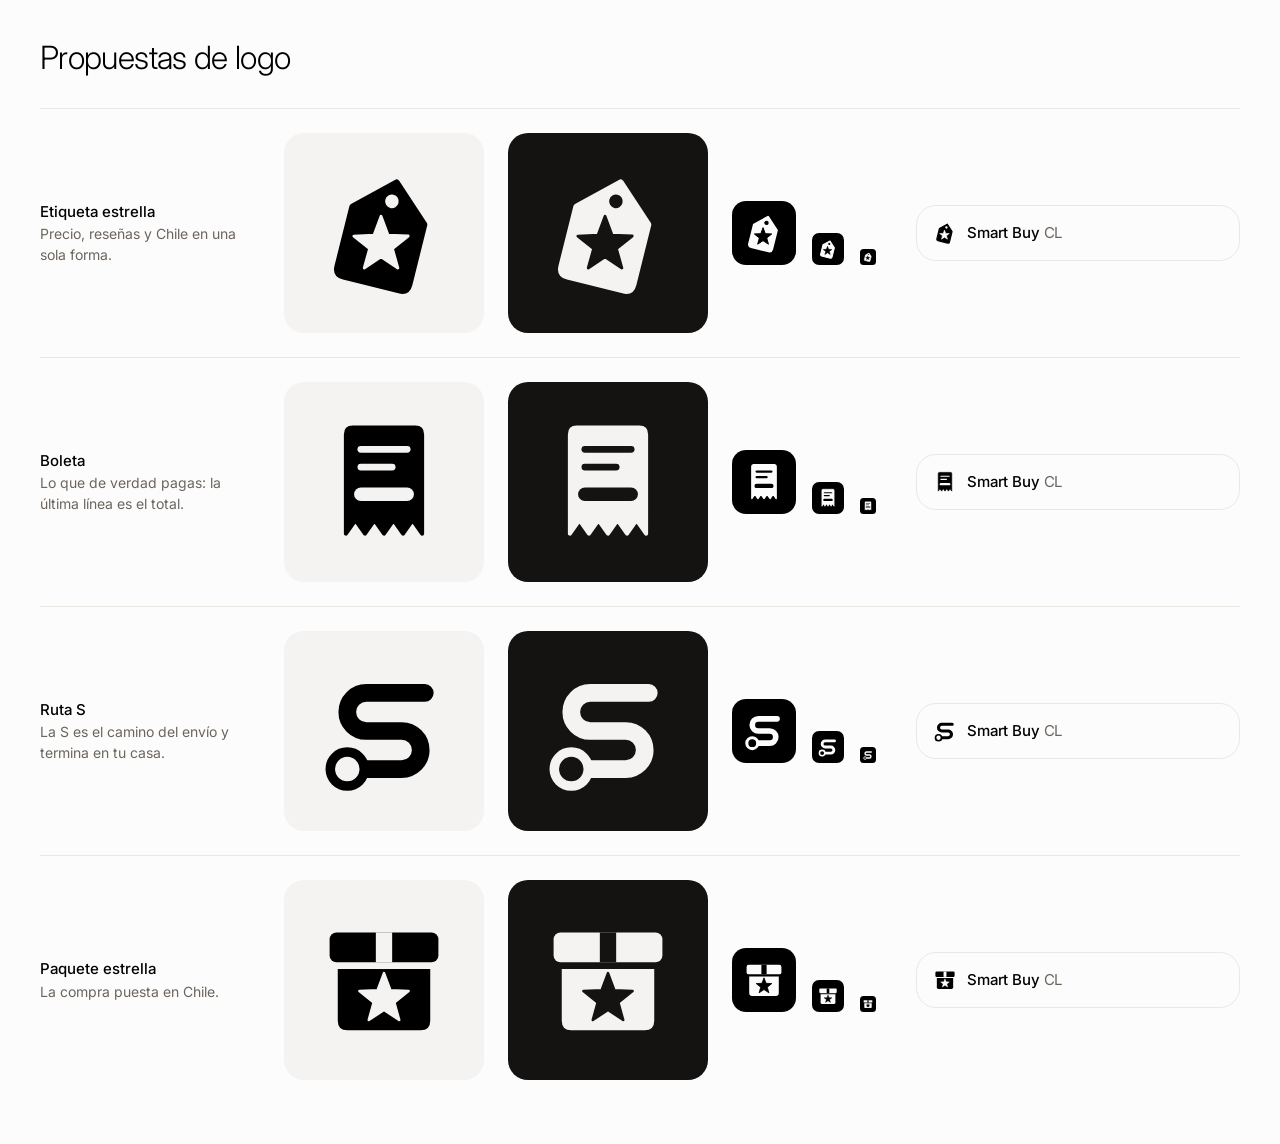
<file: logo/propuestas/index.html>
<!doctype html>
<html lang="es">
<head>
<meta charset="utf-8">
<title>Propuestas de logo</title>
<link rel="stylesheet" href="https://fonts.googleapis.com/css2?family=Inter:wght@300;400;500&display=swap">
<style>
:root { --canvas: #fdfcfc; --taupe: #f5f3f1; --stone: #ebe8e4; --ink: #000000; --smoke: #6b655e;
  --dark-canvas: #141311; --dark-ink: #f5f3f1; }
* { box-sizing: border-box; margin: 0; }
body { background: var(--canvas); color: var(--ink); font: 400 14px/1.5 Inter, system-ui, sans-serif; padding: 40px; width: 1280px; }
h1 { font-weight: 300; font-size: 32px; line-height: 1.13; letter-spacing: -.02em; margin-bottom: 32px; }
.row { display: grid; grid-template-columns: 220px 200px 200px 160px 1fr; gap: 24px; align-items: center;
  padding: 24px 0; border-top: 1px solid var(--stone); }
.row h2 { font-weight: 500; font-size: 15px; }
.row p { color: var(--smoke); }
.plain, .dark { width: 200px; height: 200px; border-radius: 20px; display: grid; place-items: center; }
.plain { background: var(--taupe); }
.dark { background: var(--dark-canvas); }
.sizes { display: flex; align-items: end; gap: 16px; }
.bar { display: flex; align-items: center; gap: 10px; height: 56px; padding: 0 16px; border: 1px solid var(--stone); border-radius: 20px; }
.brand { font-weight: 500; font-size: 15px; letter-spacing: -.01em; white-space: nowrap; }
.brand span { color: var(--smoke); font-weight: 400; }
</style>
</head>
<body>
<h1>Propuestas de logo</h1>
<main id="sheet"></main>
<script src="logos.js"></script>
<script>
const only = new URLSearchParams(location.search).get("solo");
const list = only ? LOGOS.filter(l => only.split(",").includes(l.id)) : LOGOS;
document.getElementById("sheet").innerHTML = list.map(logo => `
  <section class="row">
    <div><h2>${logo.nombre}</h2><p>${logo.idea}</p></div>
    <div class="plain">${logoSvg(logo, 136, "#000000", "#f5f3f1")}</div>
    <div class="dark">${logoSvg(logo, 136, "#f5f3f1", "#141311")}</div>
    <div class="sizes">
      ${iconSvg(logo, 64, "#000000", "#fdfcfc")}
      ${iconSvg(logo, 32, "#000000", "#fdfcfc")}
      ${iconSvg(logo, 16, "#000000", "#fdfcfc")}
    </div>
    <div class="bar">${logoSvg(logo, 24, "#000000", "#fdfcfc")}<div class="brand">Smart Buy <span>CL</span></div></div>
  </section>`).join("");
</script>
</body>
</html>
</file>
